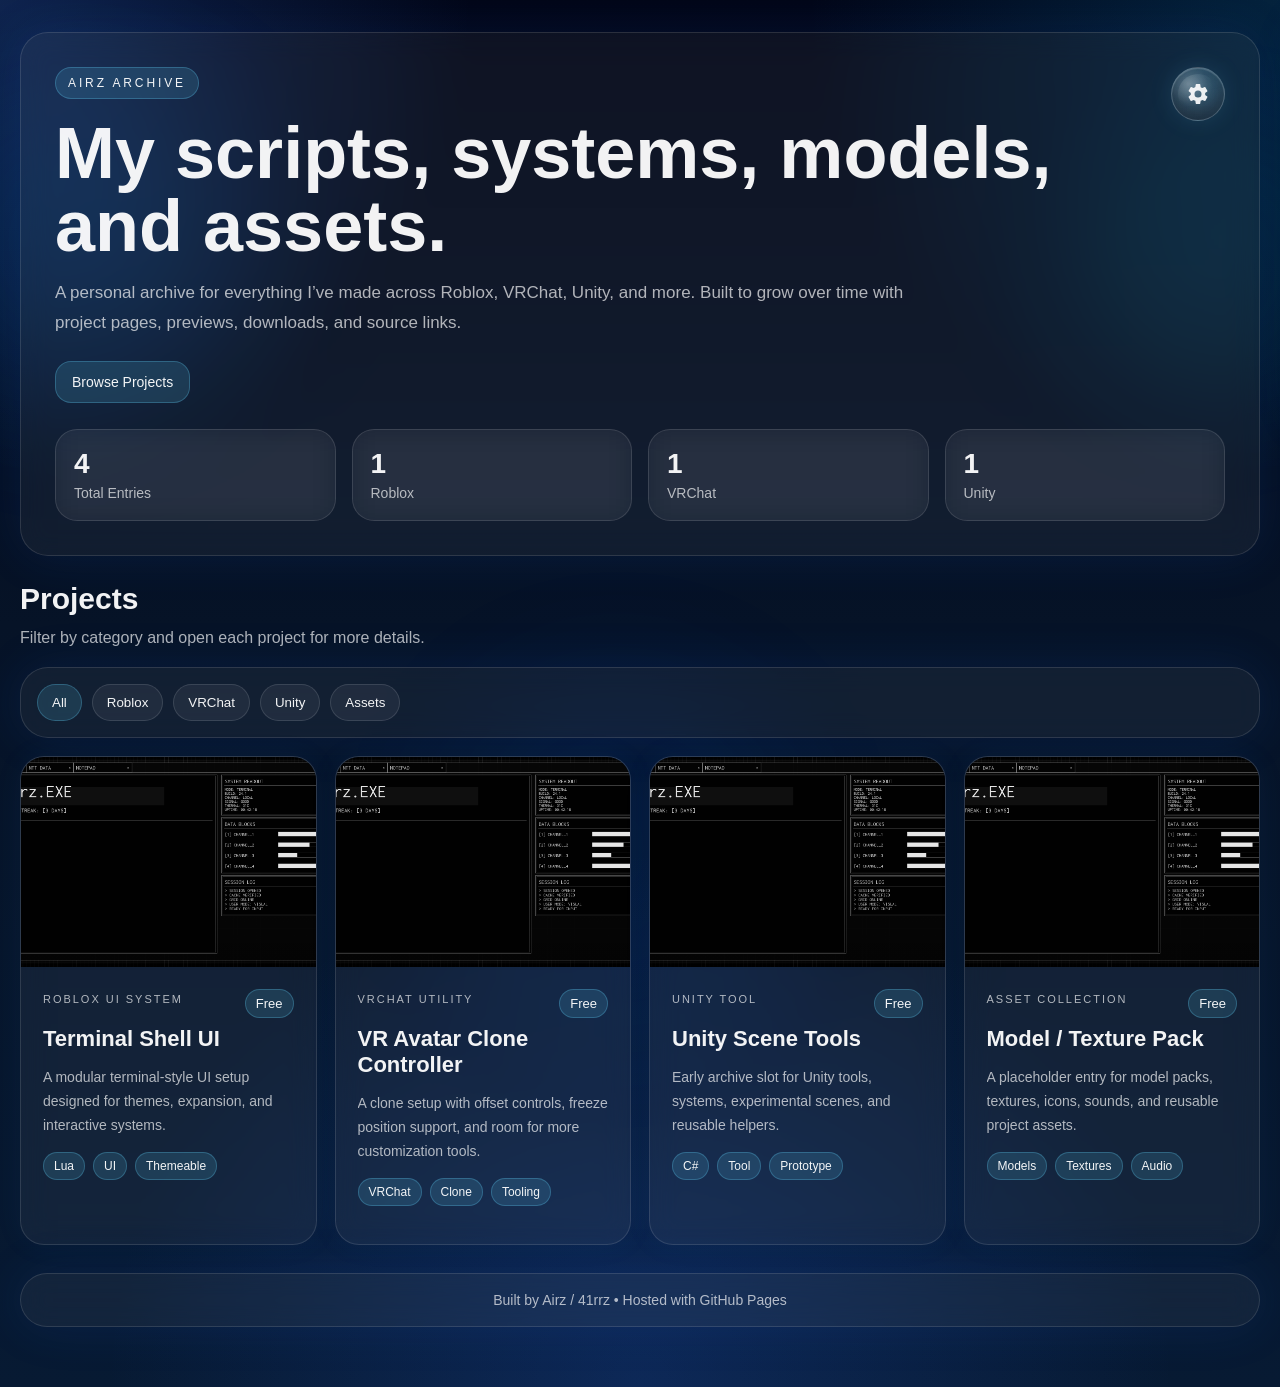
<file: index.html>
<!DOCTYPE html>
<html lang="en">
<head>
  <meta charset="UTF-8" />
  <meta name="viewport" content="width=device-width, initial-scale=1.0" />
  <title>Airz Archive</title>
  <link rel="stylesheet" href="style.css" />
</head>
<body>
  <div class="bg-orb orb-1"></div>
  <div class="bg-orb orb-2"></div>
  <div class="bg-orb orb-3"></div>

  <div class="site-wrap">
    <header class="hero glass">
      <div class="hero-top">
        <div>
          <span class="eyebrow">Airz Archive</span>
          <h1>My scripts, systems, models, and assets.</h1>
          <p class="hero-text">
            A personal archive for everything I’ve made across Roblox, VRChat, Unity, and more.
            Built to grow over time with project pages, previews, downloads, and source links.
          </p>
        </div>

        <div class="header-controls">
          <button id="openSettings" class="settings-orb-btn" type="button" aria-label="Open settings">
            <span class="settings-orb-inner">
              <svg class="gear-icon" viewBox="0 0 24 24" aria-hidden="true">
                <path fill="currentColor" d="M19.14,12.94a7.49,7.49,0,0,0,.05-.94,7.49,7.49,0,0,0-.05-.94l2.11-1.65a.5.5,0,0,0,.12-.64l-2-3.46a.5.5,0,0,0-.6-.22l-2.49,1a7.28,7.28,0,0,0-1.63-.94l-.38-2.65A.5.5,0,0,0,13.78,2H10.22a.5.5,0,0,0-.49.42L9.35,5.07a7.28,7.28,0,0,0-1.63.94l-2.49-1a.5.5,0,0,0-.6.22l-2,3.46a.5.5,0,0,0,.12.64l2.11,1.65a7.49,7.49,0,0,0-.05.94,7.49,7.49,0,0,0,.05.94L2.75,14.59a.5.5,0,0,0-.12.64l2,3.46a.5.5,0,0,0,.6.22l2.49-1a7.28,7.28,0,0,0,1.63.94l.38,2.65a.5.5,0,0,0,.49.42h3.56a.5.5,0,0,0,.49-.42l.38-2.65a7.28,7.28,0,0,0,1.63-.94l2.49,1a.5.5,0,0,0,.6-.22l2-3.46a.5.5,0,0,0-.12-.64ZM12,15.5A3.5,3.5,0,1,1,15.5,12,3.5,3.5,0,0,1,12,15.5Z"/>
              </svg>
            </span>
          </button>
        </div>
      </div>

      <div class="hero-actions">
        <a class="btn primary" href="#projects">Browse Projects</a>
      </div>

      <div class="stats-grid">
        <div class="stat-card glass-lite">
          <strong id="stat-total">0</strong>
          <span>Total Entries</span>
        </div>
        <div class="stat-card glass-lite">
          <strong id="stat-roblox">0</strong>
          <span>Roblox</span>
        </div>
        <div class="stat-card glass-lite">
          <strong id="stat-vrchat">0</strong>
          <span>VRChat</span>
        </div>
        <div class="stat-card glass-lite">
          <strong id="stat-unity">0</strong>
          <span>Unity</span>
        </div>
      </div>
    </header>

    <main>
      <section id="projects" class="section">
        <div class="section-head">
          <div>
            <h2>Projects</h2>
            <p>Filter by category and open each project for more details.</p>
          </div>
        </div>

        <div class="filters glass">
          <button class="filter-btn active" data-filter="All">All</button>
          <button class="filter-btn" data-filter="Roblox">Roblox</button>
          <button class="filter-btn" data-filter="VRChat">VRChat</button>
          <button class="filter-btn" data-filter="Unity">Unity</button>
          <button class="filter-btn" data-filter="Assets">Assets</button>
        </div>

        <div id="projectsGrid" class="projects-grid"></div>
        <div id="emptyState" class="empty-state" style="display:none;">
          No projects match this filter yet.
        </div>
      </section>
    </main>

    <footer class="footer glass">
      Built by Airz / 41rrz • Hosted with GitHub Pages
    </footer>
  </div>

  <div id="settingsOverlay" class="settings-overlay"></div>

  <aside id="settingsPanel" class="settings-panel glass">
    <div class="settings-head">
      <h2>Site Settings</h2>
      <button id="closeSettings" class="btn secondary" type="button">Close</button>
    </div>

    <div class="settings-group">
      <label class="settings-label" for="themePreset">Theme Preset</label>
      <select id="themePreset" class="settings-input">
        <option value="deep-blue">Deep Blue</option>
        <option value="midnight-cyan">Midnight Cyan</option>
        <option value="terminal-dark">Terminal Dark</option>
        <option value="light-frost">Light Frost</option>
      </select>
    </div>

    <div class="settings-group">
      <label class="settings-label" for="glowStrength">Glow Strength</label>
      <select id="glowStrength" class="settings-input">
        <option value="low">Low</option>
        <option value="medium">Medium</option>
        <option value="high">High</option>
      </select>
    </div>

    <div class="settings-group">
      <label class="settings-label" for="imageFit">Image Fit</label>
      <select id="imageFit" class="settings-input">
        <option value="cover">Cover</option>
        <option value="contain">Contain</option>
      </select>
    </div>

    <div class="settings-group settings-toggle-row">
      <span class="settings-label">Reduced Motion</span>
      <label class="switch">
        <input id="reducedMotion" type="checkbox">
        <span class="switch-slider"></span>
      </label>
    </div>
  </aside>

  <script src="projects.js"></script>
  <script src="script.js"></script>
</body>
</html>
</file>
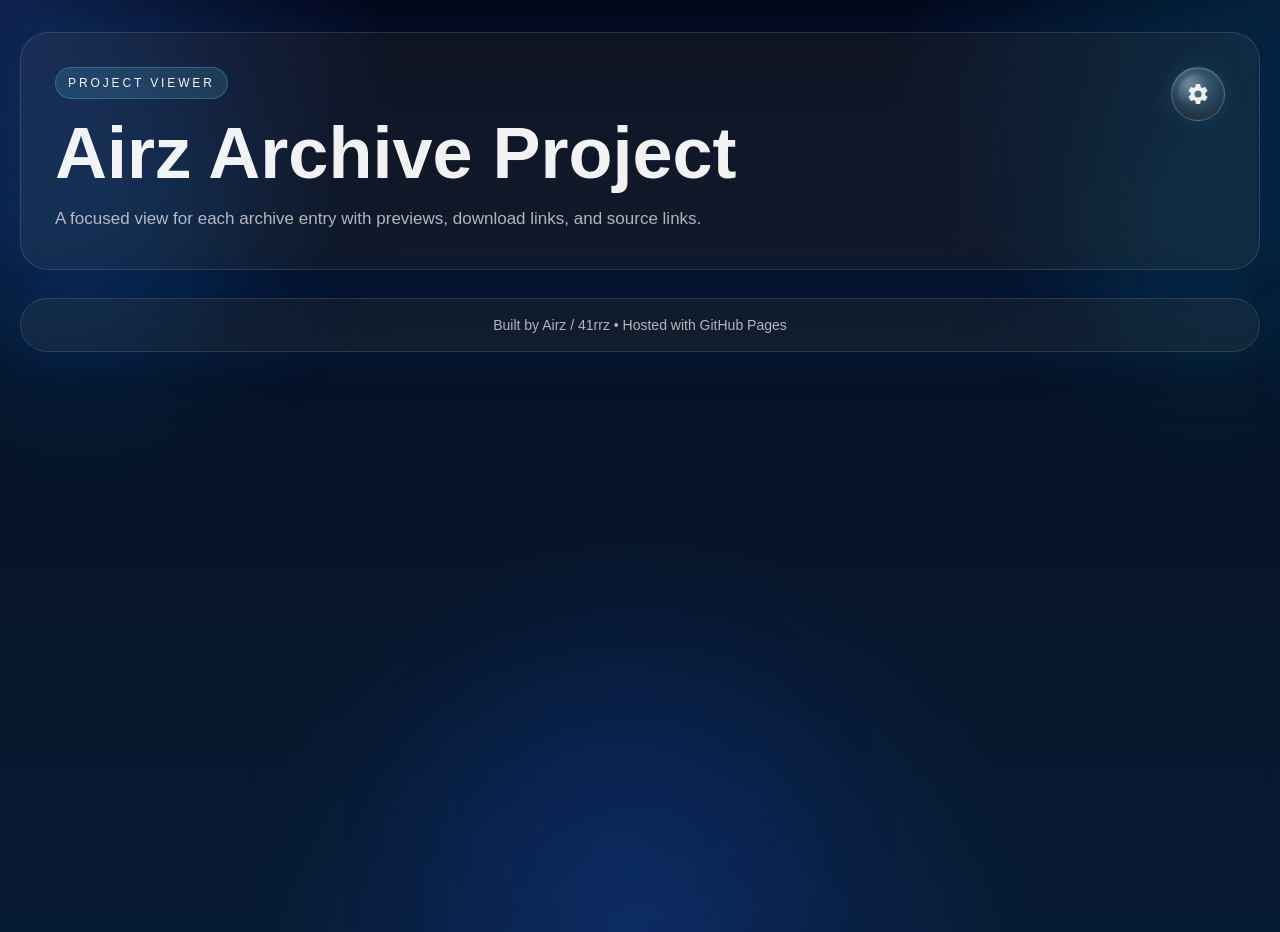
<file: project.html>
<!DOCTYPE html>
<html lang="en">
<head>
  <meta charset="UTF-8" />
  <meta name="viewport" content="width=device-width, initial-scale=1.0" />
  <title>Project • Airz Archive</title>
  <link rel="stylesheet" href="style.css" />
</head>
<body>
  <div class="bg-orb orb-1"></div>
  <div class="bg-orb orb-2"></div>
  <div class="bg-orb orb-3"></div>

  <div class="site-wrap">
    <header class="hero glass">
      <div class="hero-top">
        <div>
          <span class="eyebrow">Project Viewer</span>
          <h1>Airz Archive Project</h1>
          <p class="hero-text">
            A focused view for each archive entry with previews, download links, and source links.
          </p>
        </div>

        <div class="header-controls">
          <button id="openSettings" class="settings-orb-btn" type="button" aria-label="Open settings">
            <span class="settings-orb-inner">
              <svg class="gear-icon" viewBox="0 0 24 24" aria-hidden="true">
                <path fill="currentColor" d="M19.14,12.94a7.49,7.49,0,0,0,.05-.94,7.49,7.49,0,0,0-.05-.94l2.11-1.65a.5.5,0,0,0,.12-.64l-2-3.46a.5.5,0,0,0-.6-.22l-2.49,1a7.28,7.28,0,0,0-1.63-.94l-.38-2.65A.5.5,0,0,0,13.78,2H10.22a.5.5,0,0,0-.49.42L9.35,5.07a7.28,7.28,0,0,0-1.63.94l-2.49-1a.5.5,0,0,0-.6.22l-2,3.46a.5.5,0,0,0,.12.64l2.11,1.65a7.49,7.49,0,0,0-.05.94,7.49,7.49,0,0,0,.05.94L2.75,14.59a.5.5,0,0,0-.12.64l2,3.46a.5.5,0,0,0,.6.22l2.49-1a7.28,7.28,0,0,0,1.63.94l.38,2.65a.5.5,0,0,0,.49.42h3.56a.5.5,0,0,0,.49-.42l.38-2.65a7.28,7.28,0,0,0,1.63-.94l2.49,1a.5.5,0,0,0,.6-.22l2-3.46a.5.5,0,0,0-.12-.64ZM12,15.5A3.5,3.5,0,1,1,15.5,12,3.5,3.5,0,0,1,12,15.5Z"/>
              </svg>
            </span>
          </button>
        </div>
      </div>
    </header>

    <main id="projectDetail" class="section"></main>

    <footer class="footer glass">
      Built by Airz / 41rrz • Hosted with GitHub Pages
    </footer>
  </div>

  <div id="settingsOverlay" class="settings-overlay"></div>

  <aside id="settingsPanel" class="settings-panel glass">
    <div class="settings-head">
      <h2>Site Settings</h2>
      <button id="closeSettings" class="btn secondary" type="button">Close</button>
    </div>

    <div class="settings-group">
      <label class="settings-label" for="themePreset">Theme Preset</label>
      <select id="themePreset" class="settings-input">
        <option value="deep-blue">Deep Blue</option>
        <option value="midnight-cyan">Midnight Cyan</option>
        <option value="terminal-dark">Terminal Dark</option>
        <option value="light-frost">Light Frost</option>
      </select>
    </div>

    <div class="settings-group">
      <label class="settings-label" for="glowStrength">Glow Strength</label>
      <select id="glowStrength" class="settings-input">
        <option value="low">Low</option>
        <option value="medium">Medium</option>
        <option value="high">High</option>
      </select>
    </div>

    <div class="settings-group">
      <label class="settings-label" for="imageFit">Image Fit</label>
      <select id="imageFit" class="settings-input">
        <option value="cover">Cover</option>
        <option value="contain">Contain</option>
      </select>
    </div>

    <div class="settings-group settings-toggle-row">
      <span class="settings-label">Reduced Motion</span>
      <label class="switch">
        <input id="reducedMotion" type="checkbox">
        <span class="switch-slider"></span>
      </label>
    </div>
  </aside>

  <script src="projects.js"></script>
  <script src="script.js"></script>
</body>
</html>
</file>
<file: style.css>
* {
  box-sizing: border-box;
}

:root {
  --bg-1: #020617;
  --bg-2: #061327;
  --bg-3: #071a33;
  --text: rgba(255,255,255,0.95);
  --muted: rgba(255,255,255,0.68);
  --panel: rgba(255,255,255,0.05);
  --panel-2: rgba(255,255,255,0.07);
  --border: rgba(255,255,255,0.12);
  --accent: #67d9ff;
  --accent-soft: rgba(103,217,255,0.14);
  --accent-border: rgba(103,217,255,0.26);
  --shadow: 0 0 50px rgba(37,99,235,0.12);
}

html {
  scroll-behavior: smooth;
}

body {
  margin: 0;
  font-family: Arial, sans-serif;
  color: var(--text);
  background:
    radial-gradient(circle at top left, rgba(59,130,246,.24), transparent 25%),
    radial-gradient(circle at top right, rgba(14,165,233,.18), transparent 25%),
    radial-gradient(circle at bottom center, rgba(37,99,235,.20), transparent 35%),
    linear-gradient(180deg, var(--bg-1) 0%, var(--bg-2) 45%, var(--bg-3) 100%);
  min-height: 100vh;
  position: relative;
  overflow-x: hidden;
}

.bg-orb {
  position: fixed;
  border-radius: 999px;
  filter: blur(80px);
  pointer-events: none;
  opacity: 0.45;
}

.orb-1 {
  width: 320px;
  height: 320px;
  left: -80px;
  top: 80px;
  background: rgba(0,140,255,0.28);
}

.orb-2 {
  width: 260px;
  height: 260px;
  right: -60px;
  top: 140px;
  background: rgba(0,225,255,0.16);
}

.orb-3 {
  width: 340px;
  height: 340px;
  left: 35%;
  bottom: -120px;
  background: rgba(0,98,255,0.18);
}

.site-wrap {
  width: min(1280px, calc(100% - 40px));
  margin: 32px auto 60px;
  position: relative;
  z-index: 1;
}

.glass,
.glass-lite,
.project-card,
.project-detail-card {
  backdrop-filter: blur(14px);
  -webkit-backdrop-filter: blur(14px);
}

.glass {
  background: var(--panel);
  border: 1px solid var(--border);
  border-radius: 28px;
  box-shadow: var(--shadow);
}

.glass-lite {
  background: rgba(255,255,255,0.04);
  border: 1px solid var(--border);
  border-radius: 22px;
}

.hero {
  padding: 34px;
}

.hero-top {
  display: flex;
  align-items: flex-start;
  justify-content: space-between;
  gap: 20px;
}

.eyebrow {
  display: inline-block;
  padding: 8px 12px;
  border-radius: 999px;
  background: var(--accent-soft);
  border: 1px solid var(--accent-border);
  letter-spacing: 0.24em;
  text-transform: uppercase;
  font-size: 12px;
}

h1 {
  margin: 18px 0 14px;
  font-size: clamp(38px, 7vw, 72px);
  line-height: 1.02;
}

.hero-text {
  margin: 0;
  max-width: 850px;
  line-height: 1.8;
  color: var(--muted);
  font-size: 17px;
}

.header-controls {
  display: flex;
  gap: 12px;
  align-items: center;
}

.hero-actions,
.detail-actions {
  display: flex;
  flex-wrap: wrap;
  gap: 12px;
}

.hero-actions {
  margin-top: 22px;
}

.btn,
.filter-btn,
.small-btn {
  border: 1px solid var(--border);
  color: var(--text);
  background: rgba(255,255,255,0.06);
  text-decoration: none;
  cursor: pointer;
  transition: 0.2s ease;
}

.btn {
  padding: 12px 16px;
  border-radius: 16px;
  font-size: 14px;
  max-width: 100%;
  overflow-wrap: anywhere;
  word-break: break-word;
}

.btn:hover,
.filter-btn:hover,
.small-btn:hover {
  transform: translateY(-1px);
  background: rgba(255,255,255,0.10);
}

.btn.primary {
  background: var(--accent-soft);
  border-color: var(--accent-border);
}

.btn.secondary {
  background: rgba(255,255,255,0.04);
}

.stats-grid {
  margin-top: 26px;
  display: grid;
  grid-template-columns: repeat(auto-fit, minmax(160px, 1fr));
  gap: 16px;
}

.stat-card {
  padding: 18px;
}

.stat-card strong {
  display: block;
  font-size: 28px;
  margin-bottom: 4px;
}

.stat-card span {
  color: var(--muted);
  font-size: 14px;
}

.section {
  margin-top: 26px;
}

.section-head {
  margin-bottom: 16px;
}

.section-head h2 {
  margin: 0 0 8px;
  font-size: 30px;
}

.section-head p {
  margin: 0;
  color: var(--muted);
  line-height: 1.7;
}

.filters {
  padding: 16px;
  display: flex;
  flex-wrap: wrap;
  gap: 10px;
}

.filter-btn {
  border-radius: 999px;
  padding: 10px 14px;
}

.filter-btn.active {
  background: var(--accent-soft);
  border-color: var(--accent-border);
}

.projects-grid {
  margin-top: 18px;
  display: grid;
  grid-template-columns: repeat(auto-fit, minmax(295px, 1fr));
  gap: 18px;
}

.project-card,
.project-detail-card {
  background: var(--panel);
  border: 1px solid var(--border);
  border-radius: 24px;
  overflow: hidden;
  box-shadow: 0 0 30px rgba(59,130,246,0.06);
}

.project-card {
  transition: 0.22s ease;
}

.project-card:hover {
  background: var(--panel-2);
  border-color: var(--accent-border);
}

.project-thumb-wrap {
  position: relative;
  overflow: hidden;
}

.project-thumb-overlay {
  position: absolute;
  inset: 0;
  background: linear-gradient(to top, rgba(0,0,0,0.35), transparent 40%);
  pointer-events: none;
}

.project-thumb {
  width: 100%;
  height: 210px;
  object-fit: cover;
  display: block;
  background: rgba(255,255,255,0.04);
  transition: transform 0.3s ease;
}

.project-content {
  padding: 22px;
}

.project-type {
  font-size: 11px;
  text-transform: uppercase;
  letter-spacing: 0.18em;
  color: var(--muted);
  margin-bottom: 10px;
}

.project-title {
  margin: 0 0 8px;
  font-size: 22px;
}

.project-desc {
  color: var(--muted);
  line-height: 1.7;
  font-size: 14px;
  min-height: 72px;
  overflow: hidden;
  text-overflow: ellipsis;
  display: -webkit-box;
  -webkit-line-clamp: 3;
  -webkit-box-orient: vertical;
}

.tags {
  display: flex;
  flex-wrap: wrap;
  gap: 8px;
  margin: 14px 0 16px;
}

.tag {
  display: inline-block;
  padding: 6px 10px;
  border-radius: 999px;
  background: var(--accent-soft);
  border: 1px solid var(--accent-border);
  font-size: 12px;
}

.small-btn {
  display: inline-block;
  padding: 10px 12px;
  border-radius: 12px;
  font-size: 13px;
  max-width: 100%;
  overflow-wrap: anywhere;
  word-break: break-word;
}

.empty-state {
  margin-top: 18px;
  padding: 22px;
  border: 1px dashed var(--border);
  border-radius: 20px;
  color: var(--muted);
  background: rgba(255,255,255,0.03);
}

.footer {
  margin-top: 28px;
  padding: 18px 20px;
  text-align: center;
  color: var(--muted);
  font-size: 14px;
}

.product-card {
  padding-bottom: 0;
}

.card-link {
  display: block;
  text-decoration: none;
  color: inherit;
  overflow: hidden;
  cursor: pointer;
  height: 100%;
}

.card-link:hover {
  text-decoration: none;
  transform: translateY(-6px) scale(1.01);
  border-color: var(--accent-border);
  box-shadow: 0 0 40px rgba(0,140,255,0.25);
}

.project-card:hover .project-thumb {
  transform: scale(1.05);
}

.project-topline {
  display: flex;
  align-items: center;
  justify-content: space-between;
  gap: 12px;
  margin-bottom: 8px;
}

.project-price {
  font-size: 13px;
  color: var(--text);
  background: var(--accent-soft);
  border: 1px solid var(--accent-border);
  padding: 6px 10px;
  border-radius: 999px;
}

.project-showcase {
  display: grid;
  grid-template-columns: minmax(0, 1.2fr) 360px;
  gap: 22px;
  align-items: start;
}

.project-main-column,
.project-side-column {
  min-width: 0;
}

.media-card {
  overflow: hidden;
  padding: 0;
}

.detail-panel {
  padding: 22px;
  min-width: 0;
}

.detail-panel > * {
  max-width: 100%;
}

.detail-hero-image {
  width: 100%;
  display: block;
  aspect-ratio: 16 / 9;
  object-fit: cover;
  background: rgba(255,255,255,0.04);
}

.gallery-row {
  display: flex;
  gap: 12px;
  margin-top: 14px;
  flex-wrap: wrap;
}

.gallery-thumb {
  width: 110px;
  height: 70px;
  border-radius: 14px;
  overflow: hidden;
  border: 1px solid var(--border);
  background: rgba(255,255,255,0.05);
  padding: 0;
  cursor: pointer;
  transition: 0.2s ease;
}

.gallery-thumb img {
  width: 100%;
  height: 100%;
  object-fit: cover;
  display: block;
}

.gallery-thumb.active,
.gallery-thumb:hover {
  border-color: var(--accent-border);
  box-shadow: 0 0 0 1px var(--accent-border);
}

.sticky-panel {
  position: sticky;
  top: 24px;
}

.project-side-column .detail-panel {
  overflow: hidden;
  min-height: 0;
}

.project-side-price {
  font-size: 42px;
  font-weight: 700;
  margin: 18px 0;
  overflow-wrap: anywhere;
  word-break: break-word;
}

.stacked-actions {
  display: flex;
  flex-direction: column;
  gap: 10px;
  margin-bottom: 14px;
}

.full-btn {
  width: 100%;
  max-width: 100%;
  text-align: center;
  justify-content: center;
  padding: 14px 16px;
}

.tab-bar {
  display: flex;
  gap: 10px;
  flex-wrap: wrap;
  margin-bottom: 20px;
}

.tab-btn {
  border: 1px solid var(--border);
  background: rgba(255,255,255,0.04);
  color: var(--text);
  border-radius: 12px;
  padding: 10px 14px;
  cursor: pointer;
  max-width: 100%;
}

.tab-btn.active {
  background: var(--accent-soft);
  border-color: var(--accent-border);
}

.subsection-title {
  margin: 0 0 14px;
  font-size: 28px;
  overflow-wrap: anywhere;
  word-break: break-word;
}

.detail-title {
  margin: 10px 0 10px;
  font-size: 38px;
  line-height: 1.08;
  overflow-wrap: anywhere;
  word-break: break-word;
}

.detail-meta {
  color: var(--muted);
  margin-bottom: 16px;
  line-height: 1.7;
  overflow-wrap: anywhere;
  word-break: break-word;
}

.detail-description {
  color: var(--muted);
  line-height: 1.8;
  font-size: 15px;
  overflow-wrap: anywhere;
  word-break: break-word;
}

.back-link {
  display: inline-block;
  margin-top: 18px;
  padding-top: 4px;
  text-decoration: none;
  color: var(--text);
  overflow-wrap: anywhere;
  word-break: break-word;
}

.video-wrap {
  margin-top: 16px;
  border-radius: 20px;
  overflow: hidden;
  border: 1px solid var(--border);
}

.video-wrap video {
  width: 100%;
  display: block;
}

.settings-overlay {
  position: fixed;
  inset: 0;
  background: rgba(0, 0, 0, 0.35);
  opacity: 0;
  pointer-events: none;
  transition: opacity 0.25s ease;
  z-index: 40;
}

.settings-panel {
  position: fixed;
  top: 20px;
  right: 20px;
  width: min(380px, calc(100vw - 24px));
  max-height: calc(100vh - 40px);
  overflow-y: auto;
  padding: 22px;
  z-index: 50;
  transform: translateX(110%);
  transition: transform 0.28s ease;
}

.settings-open .settings-overlay {
  opacity: 1;
  pointer-events: auto;
}

.settings-open .settings-panel {
  transform: translateX(0);
}

.settings-head {
  display: flex;
  align-items: center;
  justify-content: space-between;
  gap: 12px;
  margin-bottom: 18px;
}

.settings-head h2 {
  margin: 0;
  font-size: 24px;
}

.settings-group {
  margin-bottom: 16px;
}

.settings-label {
  display: block;
  font-size: 14px;
  margin-bottom: 8px;
  color: var(--muted);
}

.settings-input {
  width: 100%;
  padding: 12px 44px 12px 14px;
  border-radius: 14px;
  border: 1px solid var(--border);
  background-color: rgba(255,255,255,0.06);
  color: var(--text);
  outline: none;
  appearance: none;
  -webkit-appearance: none;
  -moz-appearance: none;
  cursor: pointer;
  box-shadow: inset 0 1px 0 rgba(255,255,255,0.05);
  transition: border-color 0.2s ease, background-color 0.2s ease, box-shadow 0.2s ease;
  background-image:
    linear-gradient(45deg, transparent 50%, var(--muted) 50%),
    linear-gradient(135deg, var(--muted) 50%, transparent 50%);
  background-position:
    calc(100% - 18px) calc(50% - 3px),
    calc(100% - 12px) calc(50% - 3px);
  background-size: 6px 6px, 6px 6px;
  background-repeat: no-repeat;
}

.settings-input:hover {
  background-color: rgba(255,255,255,0.09);
  border-color: var(--accent-border);
}

.settings-input:focus {
  border-color: var(--accent-border);
  box-shadow:
    0 0 0 3px rgba(103,217,255,0.10),
    inset 0 1px 0 rgba(255,255,255,0.05);
}

/* helps on some browsers */
.settings-input::-ms-expand {
  display: none;
}

.settings-input option {
  background: #122033;
  color: #f4f8ff;
}

.settings-toggle-row {
  display: flex;
  align-items: center;
  justify-content: space-between;
  gap: 14px;
  padding: 6px 0;
}

.switch {
  position: relative;
  display: inline-block;
  width: 54px;
  height: 30px;
}

.switch input {
  opacity: 0;
  width: 0;
  height: 0;
}

.switch-slider {
  position: absolute;
  inset: 0;
  background: rgba(255,255,255,0.10);
  border: 1px solid var(--border);
  border-radius: 999px;
  transition: 0.2s ease;
}

.switch-slider::before {
  content: "";
  position: absolute;
  width: 22px;
  height: 22px;
  left: 3px;
  top: 3px;
  border-radius: 999px;
  background: white;
  transition: 0.2s ease;
}

.switch input:checked + .switch-slider {
  background: var(--accent-soft);
  border-color: var(--accent-border);
}

.switch input:checked + .switch-slider::before {
  transform: translateX(24px);
}

/* ===== GLASS ORB SETTINGS BUTTON ===== */

.settings-orb-btn {
  width: 54px;
  height: 54px;
  padding: 0;
  border: none;
  background: transparent;
  display: grid;
  place-items: center;
  cursor: pointer;
  border-radius: 999px;
  flex-shrink: 0;
}

.settings-orb-inner {
  width: 54px;
  height: 54px;
  border-radius: 999px;
  display: grid;
  place-items: center;
  position: relative;
  color: var(--text);
  background:
    radial-gradient(circle at 30% 30%, rgba(255,255,255,0.22), rgba(255,255,255,0.06) 38%, rgba(255,255,255,0.03) 70%),
    linear-gradient(180deg, rgba(103,217,255,0.16), rgba(255,255,255,0.04));
  border: 1px solid rgba(255,255,255,0.18);
  box-shadow:
    inset 0 1px 1px rgba(255,255,255,0.18),
    inset 0 -8px 18px rgba(0,0,0,0.22),
    0 0 24px rgba(103,217,255,0.12);
  backdrop-filter: blur(14px);
  -webkit-backdrop-filter: blur(14px);
  transition:
    transform 0.28s ease,
    box-shadow 0.28s ease,
    border-color 0.28s ease,
    background 0.28s ease;
}

.settings-orb-inner::before {
  content: "";
  position: absolute;
  inset: 6px;
  border-radius: inherit;
  background: radial-gradient(circle at 30% 25%, rgba(255,255,255,0.22), transparent 55%);
  opacity: 0.8;
  pointer-events: none;
}

.settings-orb-btn:hover .settings-orb-inner {
  transform: translateY(-2px) scale(1.03);
  border-color: var(--accent-border);
  box-shadow:
    inset 0 1px 1px rgba(255,255,255,0.22),
    inset 0 -8px 18px rgba(0,0,0,0.22),
    0 0 28px rgba(103,217,255,0.22);
}

.gear-icon {
  width: 24px;
  height: 24px;
  display: block;
  color: var(--text);
  position: relative;
  z-index: 1;
  opacity: 0.96;
  filter: drop-shadow(0 0 8px rgba(103,217,255,0.18));
  transition: transform 0.35s cubic-bezier(0.4, 0, 0.2, 1), filter 0.3s ease;
}

.settings-orb-btn:hover .gear-icon {
  transform: rotate(90deg);
}

.settings-open .settings-orb-btn .gear-icon {
  animation: gear-spin 3.5s linear infinite;
}

.settings-open .settings-orb-btn .settings-orb-inner {
  animation: gear-glow 2.5s ease-in-out infinite;
  border-color: var(--accent-border);
  box-shadow:
    inset 0 1px 1px rgba(255,255,255,0.22),
    inset 0 -8px 18px rgba(0,0,0,0.22),
    0 0 36px rgba(103,217,255,0.26);
}

@keyframes gear-spin {
  from {
    transform: rotate(180deg);
  }
  to {
    transform: rotate(540deg);
  }
}

@keyframes gear-glow {
  0%, 100% {
    box-shadow:
      inset 0 1px 1px rgba(255,255,255,0.22),
      inset 0 -8px 18px rgba(0,0,0,0.22),
      0 0 24px rgba(103,217,255,0.14);
  }
  50% {
    box-shadow:
      inset 0 1px 1px rgba(255,255,255,0.22),
      inset 0 -8px 18px rgba(0,0,0,0.22),
      0 0 42px rgba(103,217,255,0.32);
  }
}

body.theme-deep-blue {
  --bg-1: #020617;
  --bg-2: #061327;
  --bg-3: #071a33;
  --accent: #67d9ff;
  --accent-soft: rgba(103,217,255,0.14);
  --accent-border: rgba(103,217,255,0.26);
}

body.theme-midnight-cyan {
  --bg-1: #03111c;
  --bg-2: #071b2a;
  --bg-3: #0a2438;
  --accent: #5cf2ff;
  --accent-soft: rgba(92,242,255,0.16);
  --accent-border: rgba(92,242,255,0.30);
}

body.theme-terminal-dark {
  --bg-1: #050505;
  --bg-2: #0b0b0b;
  --bg-3: #111111;
  --accent: #8df7ff;
  --accent-soft: rgba(141,247,255,0.10);
  --accent-border: rgba(141,247,255,0.22);
}

body.theme-light-frost {
  --bg-1: #d9ebff;
  --bg-2: #bfdcff;
  --bg-3: #a9cfff;
  --text: rgba(8,18,34,0.96);
  --muted: rgba(8,18,34,0.72);
  --panel: rgba(255,255,255,0.55);
  --panel-2: rgba(255,255,255,0.72);
  --border: rgba(8,18,34,0.10);
  --accent: #0b6dff;
  --accent-soft: rgba(11,109,255,0.12);
  --accent-border: rgba(11,109,255,0.22);
  --shadow: 0 0 40px rgba(11,109,255,0.12);
}

body.glow-low {
  --shadow: 0 0 22px rgba(37,99,235,0.08);
}

body.glow-medium {
  --shadow: 0 0 50px rgba(37,99,235,0.12);
}

body.glow-high {
  --shadow: 0 0 80px rgba(37,99,235,0.22);
}

body.image-contain .project-thumb,
body.image-contain .detail-hero-image {
  object-fit: contain;
  background: rgba(255,255,255,0.03);
}

body.reduced-motion *,
body.reduced-motion *::before,
body.reduced-motion *::after {
  transition: none !important;
  animation: none !important;
  scroll-behavior: auto !important;
}

@media (max-width: 1050px) {
  .project-showcase {
    grid-template-columns: 1fr;
  }

  .sticky-panel {
    position: static;
  }
}

@media (max-width: 920px) {
  .hero-top {
    grid-template-columns: 1fr;
    display: grid;
  }

  .site-wrap {
    width: min(1280px, calc(100% - 24px));
    margin-top: 18px;
  }

  .hero {
    padding: 24px;
  }
}
</file>
